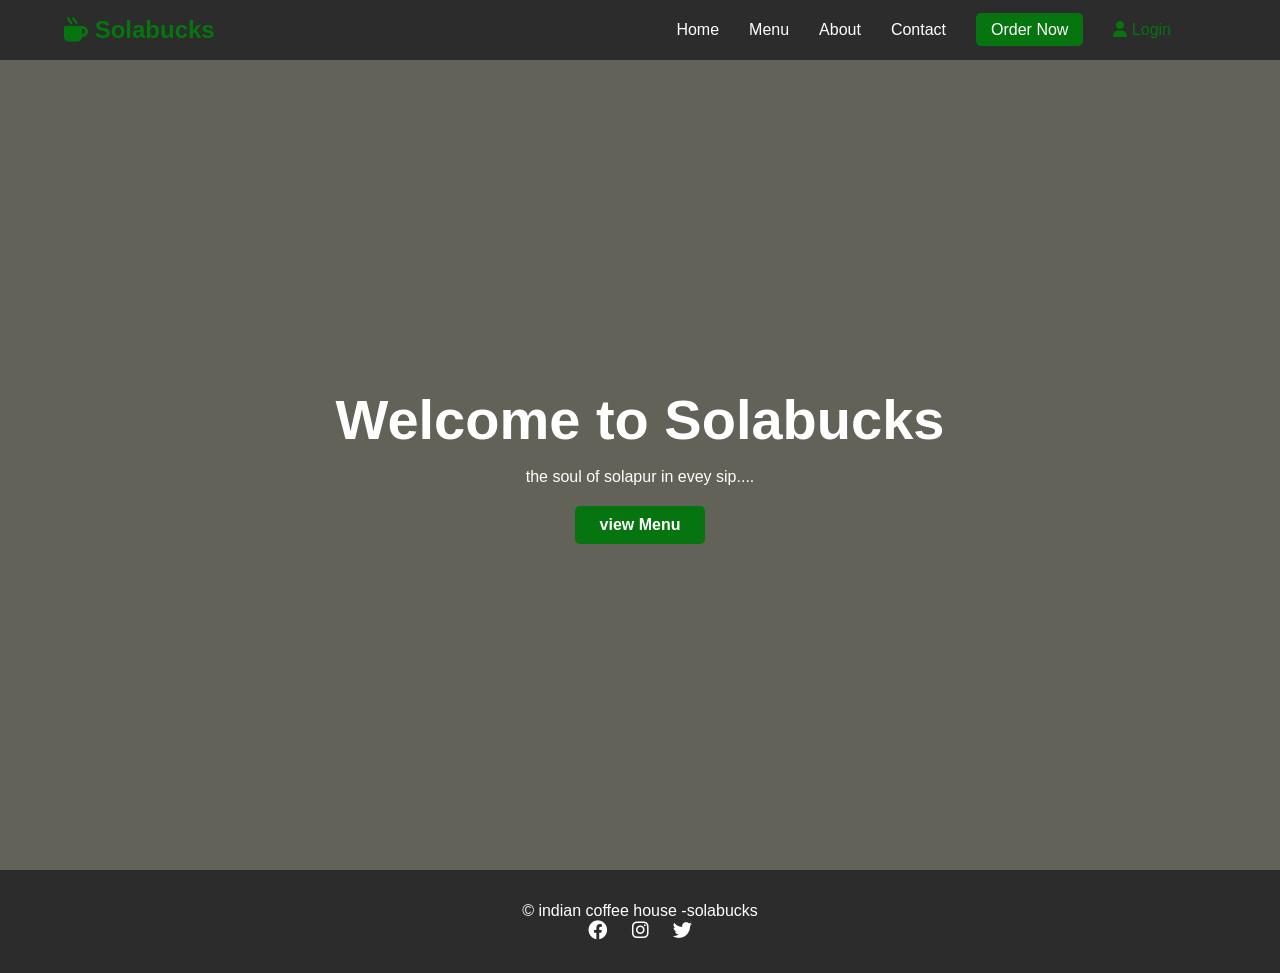
<file: index.html>
<!DOCTYPE html>
<html lang="en">
<head>
    <meta charset="UTF-8">
    <meta name="viewport" content="width=device-width, initial-scale=1.0">
    <title>Solabucks | Solar Powered Coffee</title>
    <link rel="stylesheet" href="style.css">
    <!-- Font Awesome for Icons -->
    <link rel="stylesheet" href="https://cdnjs.cloudflare.com/ajax/libs/font-awesome/6.0.0/css/all.min.css">
</head>
<body>

    <!-- Navigation -->
    <nav class="navbar">
        <div class="logo">
            <i class="fas fa-mug-hot"></i> Solabucks
        </div>
        <ul class="nav-links">
            <li><a href="index.html">Home</a></li>
            <li><a href="menu.html">Menu</a></li>
            <li><a href="about.html">About</a></li>
            <li><a href="contact.html">Contact</a></li>
            <li><a href="order.html" class="btn-order">Order Now</a></li>
            <li><a href="login.html" class="nav-login"><i class="fas fa-user"></i> Login</a></li>
            <li><a href="order.html" id="cartNav" class="cart-link" style="display:none;"><i class="fas fa-shopping-cart"></i> Cart (<span id="cartCount">0</span>)</a></li>
        </ul>
        <div class="hamburger">
            <i class="fas fa-bars"></i>
        </div>
    </nav>

    <!-- Hero Section -->
    <section id="home" class="hero">
        <div class="hero-content">
            <h1>Welcome to Solabucks</h1>
            <p>  the soul of solapur in evey sip....</p>
            <a href="#menu" class="btn-primary"<button onclick="goToMenu()">view Menu
 </button>
              </a>
    <script>
        function goToMenu() {
            window.location.href = "menu.html";
        }
    </script>
        </div>
    </section>

    <!-- Home page only; Menu/About/Contact/Order are now separate pages -->

    <!-- Footer -->
    <footer>
        <p>&copy;  indian coffee house -solabucks</p>
        <div class="socials">
            <i class="fab fa-facebook"></i>
            <i class="fab fa-instagram"></i>
            <i class="fab fa-twitter"></i>
        </div>
    </footer>

    <script src="script.js"></script>
</body>
</html>
</file>
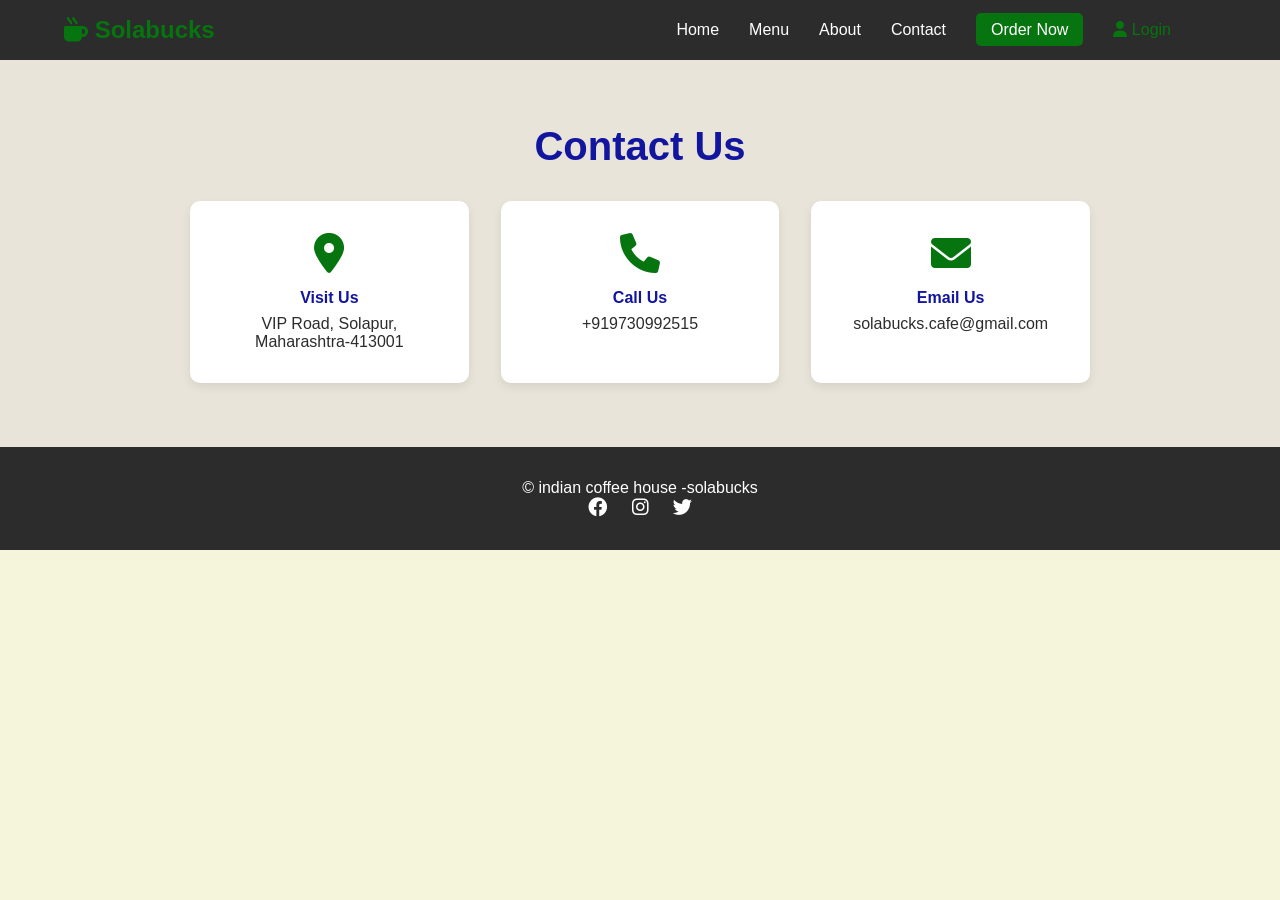
<file: contact.html>
<!DOCTYPE html>
<html lang="en">
<head>
    <meta charset="UTF-8">
    <meta name="viewport" content="width=device-width, initial-scale=1.0">
    <title>Solabucks | Contact</title>
    <link rel="stylesheet" href="style.css">
    <link rel="stylesheet" href="https://cdnjs.cloudflare.com/ajax/libs/font-awesome/6.0.0/css/all.min.css">
</head>
<body>

    <nav class="navbar">
        <div class="logo">
            <i class="fas fa-mug-hot"></i> Solabucks
        </div>
        <ul class="nav-links">
            <li><a href="index.html">Home</a></li>
            <li><a href="menu.html">Menu</a></li>
            <li><a href="about.html">About</a></li>
            <li><a href="contact.html">Contact</a></li>
            <li><a href="order.html" class="btn-order">Order Now</a></li>
            <li><a href="login.html" class="nav-login"><i class="fas fa-user"></i> Login</a></li>
            <li><a href="order.html" id="cartNav" class="cart-link" style="display:none;"><i class="fas fa-shopping-cart"></i> Cart (<span id="cartCount">0</span>)</a></li>
        </ul>
        <div class="hamburger">
            <i class="fas fa-bars"></i>
        </div>
    </nav>

    <!-- Contact Section -->
    <section id="contact" class="contact-info-section">
        <h2>Contact Us</h2>
        <div class="contact-grid">
            <div class="contact-card">
                <i class="fas fa-map-marker-alt"></i>
                <h4>Visit Us</h4>
                <p>VIP Road, Solapur, Maharashtra-413001</p>
            </div>
            <div class="contact-card">
                <i class="fas fa-phone"></i>
                <h4>Call Us</h4>
                <p>+919730992515</p>
            </div>
            <div class="contact-card">
                <i class="fas fa-envelope"></i>
                <h4>Email Us</h4>
                <p>solabucks.cafe@gmail.com</p>
            </div>
        </div>
    </section>

    <footer>
        <p>&copy;  indian coffee house -solabucks</p>
        <div class="socials">
            <i class="fab fa-facebook"></i>
            <i class="fab fa-instagram"></i>
            <i class="fab fa-twitter"></i>
        </div>
    </footer>

    <script src="script.js"></script>
</body>
</html>
</file>
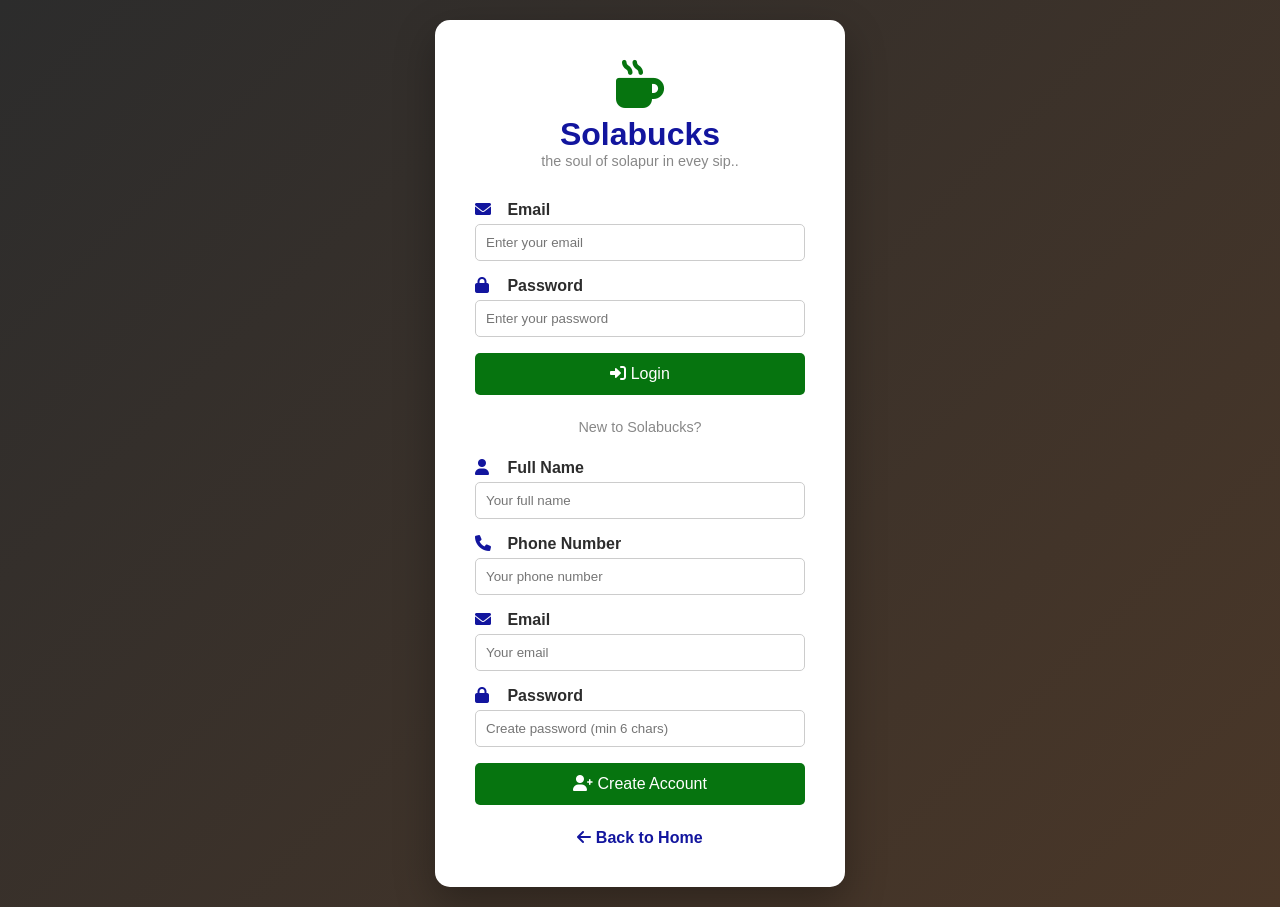
<file: login.html>
<!DOCTYPE html>
<html lang="en">
<head>
    <meta charset="UTF-8">
    <meta name="viewport" content="width=device-width, initial-scale=1.0">
    <title>Login | Solabucks</title>
    <link rel="stylesheet" href="style.css">
    <link rel="stylesheet" href="https://cdnjs.cloudflare.com/ajax/libs/font-awesome/6.0.0/css/all.min.css">
</head>
<body class="auth-page">
    <div class="auth-container">
        <div class="auth-card">
            <div class="auth-header">
                <i class="fas fa-mug-hot auth-logo"></i>
                <h1>Solabucks</h1>
                <p>the soul of solapur in evey sip..</p>
            </div>
            
            <form id="loginForm" class="auth-form">
                <div id="loginError" class="error-msg"></div>
                <div class="input-group">
                    <label><i class="fas fa-envelope"></i> Email </label>
                    <input type="email" id="loginEmail" required placeholder="Enter your email">
                </div>
                <div class="input-group">
                    <label><i class="fas fa-lock"></i> Password</label>
                    <input type="password" id="loginPassword" required placeholder="Enter your password">
                </div>
                <button type="submit" class="btn-submit" id="loginBtn">
                    <i class="fas fa-sign-in-alt"></i> Login
                </button>
            </form>
            
            <div class="auth-divider">
                <span>New to Solabucks?</span>
            </div>
            
            <form id="registerForm" class="auth-form">
                <div id="registerError" class="error-msg"></div>
                <div class="input-group">
                    <label><i class="fas fa-user"></i> Full Name</label>
                    <input type="text" id="regName" required placeholder="Your full name">
                </div>
                <div class="input-group">
                    <label><i class="fas fa-phone"></i> Phone Number</label>
                    <input type="tel" id="regPhone" required placeholder="Your phone number">
                </div>
                <div class="input-group">
                    <label><i class="fas fa-envelope"></i> Email</label>
                    <input type="email" id="regEmail" required placeholder="Your email">
                </div>
                <div class="input-group">
                    <label><i class="fas fa-lock"></i> Password</label>
                    <input type="password" id="regPassword" required placeholder="Create password (min 6 chars)">
                </div>
                <button type="submit" class="btn-submit btn-register" id="registerBtn">
                    <i class="fas fa-user-plus"></i> Create Account
                </button>
            </form>
            
            <a href="index.html" class="auth-back">
                <i class="fas fa-arrow-left"></i> Back to Home
            </a>
        </div>
    </div>
    <script src="script.js"></script>
</body>
</html>
</file>
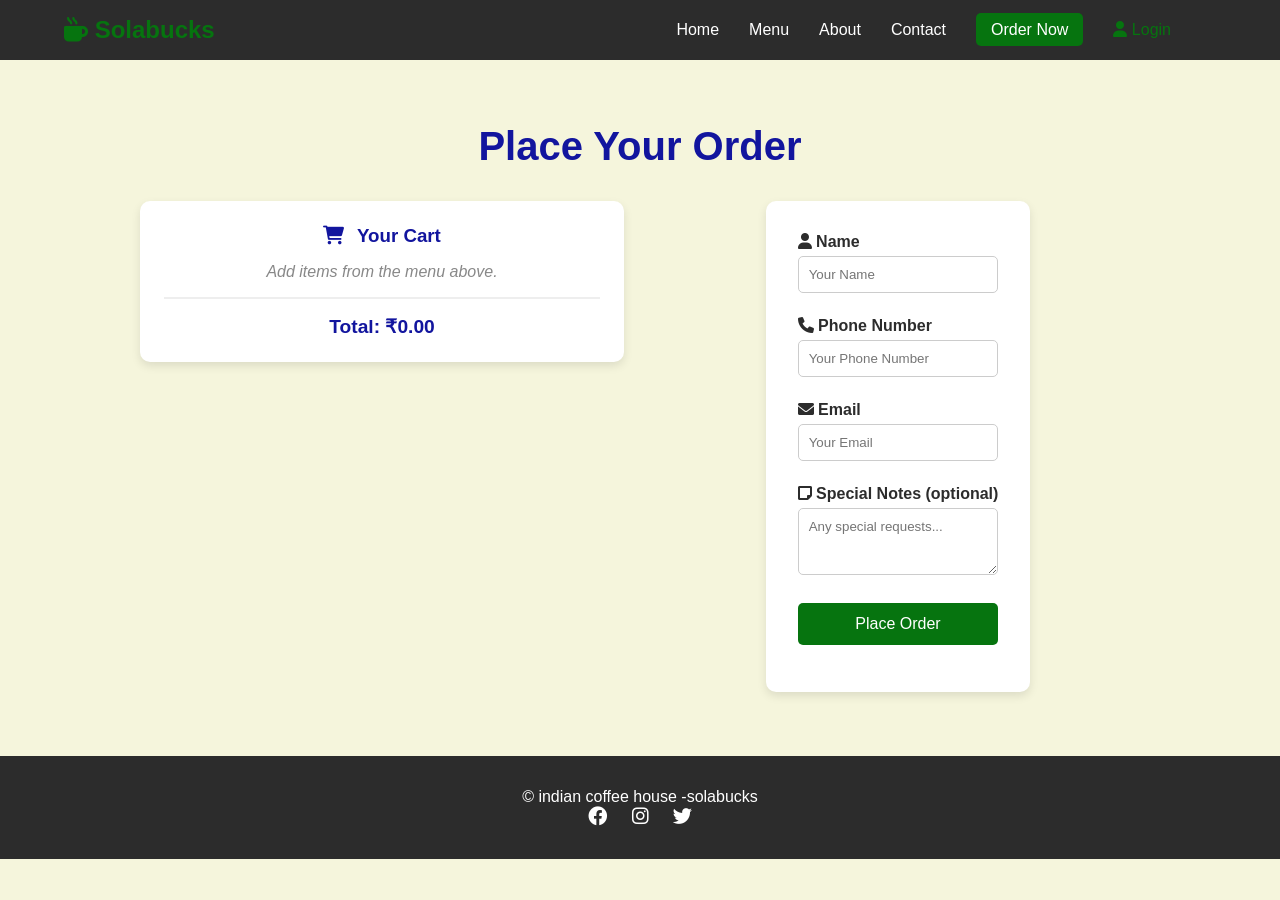
<file: order.html>
<!DOCTYPE html>
<html lang="en">
<head>
    <meta charset="UTF-8">
    <meta name="viewport" content="width=device-width, initial-scale=1.0">
    <title>Solabucks | Order</title>
    <link rel="stylesheet" href="style.css">
    <link rel="stylesheet" href="https://cdnjs.cloudflare.com/ajax/libs/font-awesome/6.0.0/css/all.min.css">
</head>
<body>

    <nav class="navbar">
        <div class="logo">
            <i class="fas fa-mug-hot"></i> Solabucks
        </div>
        <ul class="nav-links">
            <li><a href="index.html">Home</a></li>
            <li><a href="menu.html">Menu</a></li>
            <li><a href="about.html">About</a></li>
            <li><a href="contact.html">Contact</a></li>
            <li><a href="order.html" class="btn-order">Order Now</a></li>
            <li><a href="login.html" class="nav-login"><i class="fas fa-user"></i> Login</a></li>
            <li><a href="order.html" id="cartNav" class="cart-link" style="display:none;"><i class="fas fa-shopping-cart"></i> Cart (<span id="cartCount">0</span>)</a></li>
        </ul>
        <div class="hamburger">
            <i class="fas fa-bars"></i>
        </div>
    </nav>

    <!-- Order Section -->
    <section id="order" class="contact-section">
        <h2>Place Your Order</h2>
        <div class="order-section-wrapper">
            <div class="cart-preview" id="cartPreview">
                <h3><i class="fas fa-shopping-cart"></i> Your Cart</h3>
                <div id="cartItemsList">Add items from the menu page.</div>
                <div class="cart-total" id="cartTotal">Total: ₹0.00/-</div>
            </div>
            <div class="form-container">
                <form id="orderForm">
                    <div class="input-group">
                        <label><i class="fas fa-user"></i> Name</label>
                        <input type="text" id="orderName" required placeholder="Your Name">
                    </div>
                    <div class="input-group">
                        <label><i class="fas fa-phone"></i> Phone Number</label>
                        <input type="tel" id="orderPhone" required placeholder="Your Phone Number">
                    </div>
                    <div class="input-group">
                        <label><i class="fas fa-envelope"></i> Email</label>
                        <input type="email" id="orderEmail" required placeholder="Your Email">
                    </div>
                    <div class="input-group">
                        <label><i class="fas fa-sticky-note"></i> Special Notes (optional)</label>
                        <textarea id="orderNotes" rows="3" placeholder="Any special requests..."></textarea>
                    </div>
                    <button type="submit" class="btn-submit" id="placeOrderBtn">Place Order</button>
                </form>
                <div id="responseMessage"></div>
            </div>
        </div>
    </section>

    <footer>
        <p>&copy;  indian coffee house -solabucks</p>
        <div class="socials">
            <i class="fab fa-facebook"></i>
            <i class="fab fa-instagram"></i>
            <i class="fab fa-twitter"></i>
        </div>
    </footer>

    <script src="script.js"></script>
</body>
</html>
</file>
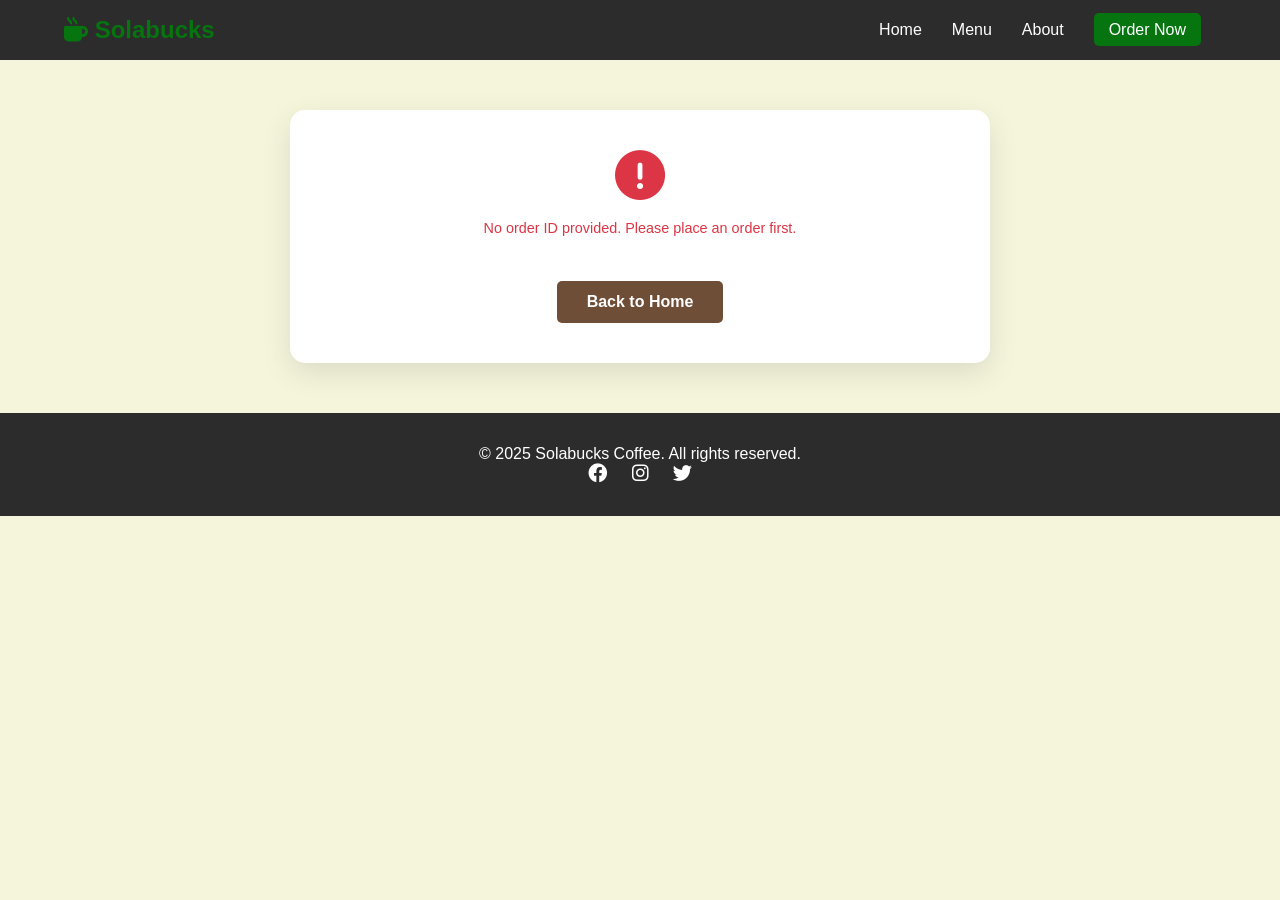
<file: order_received.html>
<!DOCTYPE html>
<html lang="en">
<head>
    <meta charset="UTF-8">
    <meta name="viewport" content="width=device-width, initial-scale=1.0">
    <title>Order Received | Solabucks</title>
    <link rel="stylesheet" href="style.css">
    <link rel="stylesheet" href="https://cdnjs.cloudflare.com/ajax/libs/font-awesome/6.0.0/css/all.min.css">
    <style>
        .confirmation-container {
            max-width: 700px;
            margin: 50px auto;
            background: white;
            padding: 40px;
            border-radius: 15px;
            box-shadow: 0 10px 30px rgba(0,0,0,0.1);
            text-align: center;
        }
        .success-icon {
            font-size: 60px;
            color: #28a745;
            margin-bottom: 20px;
        }
        .confirmation-header h1 { color: #28a745; margin-bottom: 10px; }
        .confirmation-header p { color: #666; margin-bottom: 30px; }
        .order-details {
            background: #f8f9fa;
            padding: 25px;
            border-radius: 10px;
            text-align: left;
            margin: 20px 0;
        }
        .order-details h3 {
            color: #6F4E37;
            margin-bottom: 15px;
            padding-bottom: 10px;
            border-bottom: 2px solid #ddd;
        }
        .detail-row {
            display: flex;
            justify-content: space-between;
            padding: 10px 0;
            border-bottom: 1px solid #eee;
        }
        .detail-row:last-child { border-bottom: none; }
        .detail-label { font-weight: bold; color: #333; }
        .detail-value { color: #666; }
        .order-items-list {
            background: #fff;
            padding: 15px;
            margin-top: 15px;
            border-radius: 8px;
            border: 1px solid #eee;
        }
        .order-items-list ul { list-style: none; padding: 0; }
        .order-items-list li {
            padding: 8px 0;
            border-bottom: 1px dotted #ccc;
            display: flex;
            justify-content: space-between;
            align-items: center;
        }
        .order-items-list li:last-child { border-bottom: none; }
        .order-items-list li i { color: #D2691E; margin-right: 10px; }
        .item-total { font-weight: bold; color: #6F4E37; }
        .back-btn {
            display: inline-block;
            margin-top: 25px;
            padding: 12px 30px;
            background-color: #6F4E37;
            color: white;
            text-decoration: none;
            border-radius: 5px;
            font-weight: bold;
            transition: background 0.3s;
        }
        .back-btn:hover { background-color: #D2691E; }
        .confirmation-footer {
            margin-top: 30px;
            padding-top: 20px;
            border-top: 2px solid #eee;
            color: #666;
        }
        .loading-spinner { font-size: 40px; color: #6F4E37; margin: 40px 0; }
        .error-msg { color: #dc3545; margin: 20px 0; }
    </style>
</head>
<body>
    <nav class="navbar">
        <div class="logo"><i class="fas fa-mug-hot"></i> Solabucks</div>
        <ul class="nav-links">
            <li><a href="index.html">Home</a></li>
            <li><a href="index.html#menu">Menu</a></li>
            <li><a href="index.html#about">About</a></li>
            <li><a href="index.html#order" class="btn-order">Order Now</a></li>
        </ul>
    </nav>

    <section class="confirmation-section">
        <div class="confirmation-container">
            <div id="loadingState">
                <div class="loading-spinner"><i class="fas fa-spinner fa-spin"></i></div>
                <p>Loading your order...</p>
            </div>
            <div id="errorState" style="display:none;">
                <i class="fas fa-exclamation-circle" style="font-size:50px;color:#dc3545;"></i>
                <p class="error-msg" id="errorText"></p>
                <a href="index.html" class="back-btn">Back to Home</a>
            </div>
            <div id="orderContent" style="display:none;">
                <div class="success-icon"><i class="fas fa-check-circle"></i></div>
                <div class="confirmation-header">
                    <h1>Thank You for Your Order!</h1>
                    <p>Your order has been successfully placed. Here are your order details:</p>
                </div>
                <div class="order-details">
                    <h3><i class="fas fa-receipt"></i> Order Receipt</h3>
                    <div class="detail-row">
                        <span class="detail-label">Order ID:</span>
                        <span class="detail-value" id="orderId">-</span>
                    </div>
                    <div class="detail-row">
                        <span class="detail-label">Customer ID:</span>
                        <span class="detail-value" id="customerId">-</span>
                    </div>
                    <div class="detail-row">
                        <span class="detail-label">Order Date:</span>
                        <span class="detail-value" id="orderDate">-</span>
                    </div>
                    <div class="detail-row">
                        <span class="detail-label">Customer Name:</span>
                        <span class="detail-value" id="customerName">-</span>
                    </div>
                    <div class="detail-row">
                        <span class="detail-label">Phone Number:</span>
                        <span class="detail-value" id="customerPhone">-</span>
                    </div>
                    <div class="detail-row">
                        <span class="detail-label">Email:</span>
                        <span class="detail-value" id="customerEmail">-</span>
                    </div>
                    <div class="detail-row"><span class="detail-label">Order Items:</span></div>
                    <div class="order-items-list">
                        <ul id="orderItemsList"></ul>
                    </div>
                    <div class="detail-row" style="margin-top:15px;font-size:1.2rem;">
                        <span class="detail-label">Total Price:</span>
                        <span class="detail-value" id="totalPrice" style="font-weight:bold;color:#6F4E37;">00.₹</span>
                    </div>
                    <div class="detail-row" id="notesRow" style="display:none;">
                        <span class="detail-label">Notes:</span>
                        <span class="detail-value" id="orderNotes">-</span>
                    </div>
                </div>
                <div class="confirmation-footer">
                    <p><i class="fas fa-envelope"></i> A confirmation email has been sent to <strong id="emailConfirm"></strong></p>
                    <p><i class="fas fa-clock"></i> We will process your order within 15-30 minutes</p>
                </div>
                <a href="index.html" class="back-btn"><i class="fas fa-arrow-left"></i> Back to Home</a>
            </div>
        </div>
    </section>

    <footer>
        <p>&copy; 2025 Solabucks Coffee. All rights reserved.</p>
        <div class="socials">
            <i class="fab fa-facebook"></i>
            <i class="fab fa-instagram"></i>
            <i class="fab fa-twitter"></i>
        </div>
    </footer>
    <script src="script.js"></script>
    <script>
        // Load order details from URL parameter
        (function() {
            const params = new URLSearchParams(window.location.search);
            const orderId = params.get('order_id');
            
            if (!orderId) {
                document.getElementById('loadingState').style.display = 'none';
                document.getElementById('errorState').style.display = 'block';
                document.getElementById('errorText').textContent = 'No order ID provided. Please place an order first.';
                return;
            }
            
            const API_URL = 'http://localhost:5000/api';
            fetch(`${API_URL}/order/${orderId}`)
                .then(r => r.json())
                .then(data => {
                    document.getElementById('loadingState').style.display = 'none';
                    if (data.success && data.order) {
                        const o = data.order;
                        document.getElementById('orderId').textContent = '#' + o.order_id;
                        document.getElementById('customerId').textContent = o.order_id;
                        document.getElementById('orderDate').textContent = o.created_at;
                        document.getElementById('customerName').textContent = o.customer_name;
                        document.getElementById('customerPhone').textContent = o.customer_phone;
                        document.getElementById('customerEmail').textContent = o.customer_email;
                        document.getElementById('totalPrice').textContent = '₹' + o.total_price.toFixed(2);
                        document.getElementById('emailConfirm').textContent = o.customer_email;
                        
                        const ul = document.getElementById('orderItemsList');
                        ul.innerHTML = '';
                        (o.items || []).forEach(item => {
                            const li = document.createElement('li');
                            const lineTotal = (item.price * item.quantity).toFixed(2);
                            li.innerHTML = `<span><i class="fas fa-coffee"></i> ₹${item.item_name} x${item.quantity}</span><span class="item-total">₹${lineTotal}</span>`;
                            ul.appendChild(li);
                        });
                        
                        if (o.notes) {
                            document.getElementById('notesRow').style.display = 'flex';
                            document.getElementById('orderNotes').textContent = o.notes;
                        }
                        document.getElementById('orderContent').style.display = 'block';
                    } else {
                        document.getElementById('errorState').style.display = 'block';
                        document.getElementById('errorText').textContent = data.message || 'Order not found';
                    }
                })
                .catch(err => {
                    document.getElementById('loadingState').style.display = 'none';
                    document.getElementById('errorState').style.display = 'block';
                    document.getElementById('errorText').textContent = 'Failed to load order. Make sure the backend is running.';
                });
        })();
    </script>
</body>
</html>
</file>
<file: style.css>
/* Reset */
* {
    margin: 0;
    padding: 0;
    box-sizing: border-box;
    font-family: 'Segoe UI', Tahoma, Geneva, Verdana, sans-serif;
}

:root {
    --primary: #12159e; /* Coffee Brown */
    --secondary: #F5F5DC; /* Beige */
    --accent: #06740f; /* Chocolate */
    --dark: #2c2c2c;
    --light: #fff;
}

body {
    background-color: var(--secondary);
    color: var(--dark);
}

/* Navigation */
.navbar {
    display: flex;
    justify-content: space-between;
    align-items: center;
    padding: 1rem 5%;
    background-color: var(--dark);
    color: var(--light);
    position: sticky;
    top: 0;
    z-index: 1000;
}

.logo {
    font-size: 1.5rem;
    font-weight: bold;
    color: var(--accent);
}

.nav-links {
    list-style: none;
    display: flex;
}

.nav-links li {
    margin: 0 15px;
}

.nav-links a {
    text-decoration: none;
    color: var(--light);
    transition: 0.3s;
}

.nav-links a:hover {
    color: var(--accent);
}

.btn-order {
    background-color: var(--accent);
    padding: 8px 15px;
    border-radius: 5px;
}

.hamburger {
    display: none;
    cursor: pointer;
}

/* Hero Section */
.hero {
    height: 90vh;
    background: linear-gradient(rgba(0,0,0,0.6), rgba(0,0,0,0.6)), url('https://images.unsplash.com/photo-1447933601403-0c6688de566e?auto=format&fit=crop&w=1350&q=80');
    background-size: cover;
    background-position: center;
    display: flex;
    justify-content: center;
    align-items: center;
    text-align: center;
    color: var(--light);
}

.hero h1 {
    font-size: 3.5rem;
    margin-bottom: 1rem;
}

.btn-primary {
    display: inline-block;
    margin-top: 20px;
    padding: 10px 25px;
    background-color: var(--accent);
    color: white;
    text-decoration: none;
    border-radius: 5px;
    font-weight: bold;
}

/* Menu Section */
.menu-section, .contact-section {
    padding: 4rem 5%;
    text-align: center;
}

.menu-section h2, .contact-section h2 {
    margin-bottom: 2rem;
    color: var(--primary);
    font-size: 2.5rem;
}

.menu-grid {
    display: grid;
    grid-template-columns: repeat(auto-fit, minmax(250px, 1fr));
    gap: 2rem;
}

.menu-card {
    background: white;
    border-radius: 10px;
    overflow: hidden;
    box-shadow: 0 4px 8px rgba(0,0,0,0.1);
    transition: transform 0.3s;
}

.menu-card:hover {
    transform: translateY(-5px);
}

.menu-card img {
    width: 100%;
    height: 200px;
    object-fit: cover;
}

.card-content {
    padding: 1.5rem;
}

.price {
    display: block;
    font-size: 1.2rem;
    color: var(--accent);
    font-weight: bold;
    margin: 10px 0;
}

.add-btn {
    background-color: var(--primary);
    color: white;
    border: none;
    padding: 8px 15px;
    border-radius: 4px;
    cursor: pointer;
    transition: background 0.3s;
}
.add-btn:hover {
    background-color: var(--accent);
}

.menu-category {
    margin: 2.5rem 0 1rem;
    color: var(--primary);
    font-size: 1.4rem;
    text-align: left;
}

/* About Section */
.about-section {
    display: flex;
    flex-wrap: wrap;
    align-items: center;
    padding: 4rem 5%;
    background-color: #e8e4d9;
}

.about-img, .about-text {
    flex: 1;
    min-width: 300px;
}

.about-img img {
    width: 100%;
    border-radius: 10px;
}

.about-text {
    padding: 2rem;
}

/* Contact Info Section */
.contact-info-section {
    padding: 4rem 5%;
    text-align: center;
    background: #e8e4d9;
}
.contact-info-section h2 {
    margin-bottom: 2rem;
    color: var(--primary);
    font-size: 2.5rem;
}
.contact-grid {
    display: grid;
    grid-template-columns: repeat(auto-fit, minmax(200px, 1fr));
    gap: 2rem;
    max-width: 900px;
    margin: 0 auto;
}
.contact-card {
    background: white;
    padding: 2rem;
    border-radius: 10px;
    box-shadow: 0 4px 10px rgba(0,0,0,0.08);
    transition: transform 0.3s;
}
.contact-card:hover {
    transform: translateY(-5px);
}
.contact-card i {
    font-size: 2.5rem;
    color: var(--accent);
    margin-bottom: 1rem;
}
.contact-card h4 {
    color: var(--primary);
    margin-bottom: 0.5rem;
}

/* Order Section */
.order-section-wrapper {
    display: grid;
    grid-template-columns: 1fr 1fr;
    gap: 2rem;
    max-width: 1000px;
    margin: 0 auto;
    align-items: start;
}
.cart-preview {
    background: white;
    padding: 1.5rem;
    border-radius: 10px;
    box-shadow: 0 4px 10px rgba(0,0,0,0.1);
}
.cart-preview h3 {
    color: var(--primary);
    margin-bottom: 1rem;
}
.cart-preview h3 i {
    margin-right: 8px;
}
.cart-empty {
    color: #888;
    font-style: italic;
}
.cart-item {
    display: flex;
    justify-content: space-between;
    align-items: center;
    padding: 10px 0;
    border-bottom: 1px solid #eee;
    flex-wrap: wrap;
    gap: 8px;
}
.cart-item-price {
    font-weight: bold;
    color: var(--accent);
}
.cart-item-actions button {
    background: var(--primary);
    color: white;
    border: none;
    width: 28px;
    height: 28px;
    border-radius: 4px;
    cursor: pointer;
    font-size: 1rem;
    line-height: 1;
}
.cart-item-actions .remove-btn {
    background: #dc3545;
    width: auto;
    padding: 0 8px;
}
.cart-total {
    margin-top: 1rem;
    font-size: 1.2rem;
    font-weight: bold;
    color: var(--primary);
    padding-top: 1rem;
    border-top: 2px solid #eee;
}
.nav-login, .cart-link {
    color: var(--accent) !important;
}
.cart-link:hover {
    color: var(--light) !important;
}

/* Contact Form */
.form-container {
    max-width: 600px;
    margin: 0 auto;
    background: white;
    padding: 2rem;
    border-radius: 10px;
    box-shadow: 0 4px 10px rgba(0,0,0,0.1);
}

.input-group {
    margin-bottom: 1.5rem;
    text-align: left;
}

.input-group label {
    display: block;
    margin-bottom: 5px;
    font-weight: bold;
}

.input-group input, .input-group textarea {
    width: 100%;
    padding: 10px;
    border: 1px solid #ccc;
    border-radius: 5px;
}

.btn-submit {
    background-color: var(--accent);
    color: white;
    border: none;
    padding: 12px 25px;
    border-radius: 5px;
    cursor: pointer;
    font-size: 1rem;
    width: 100%;
}

#responseMessage {
    margin-top: 15px;
    font-weight: bold;
}

/* Footer */
footer {
    background-color: var(--dark);
    color: white;
    text-align: center;
    padding: 2rem;
}

.socials i {
    margin: 0 10px;
    font-size: 1.2rem;
    cursor: pointer;
}

/* Auth / Login Page */
.auth-page {
    min-height: 100vh;
    display: flex;
    align-items: center;
    justify-content: center;
    background: linear-gradient(135deg, #2c2c2c 0%, #4a3728 100%);
}
.auth-container {
    width: 100%;
    max-width: 450px;
    padding: 20px;
}
.auth-card {
    background: white;
    border-radius: 15px;
    padding: 2.5rem;
    box-shadow: 0 15px 40px rgba(0,0,0,0.3);
}
.auth-header {
    text-align: center;
    margin-bottom: 2rem;
}
.auth-logo {
    font-size: 3rem;
    color: var(--accent);
    margin-bottom: 0.5rem;
}
.auth-header h1 {
    color: var(--primary);
    font-size: 2rem;
}
.auth-header p {
    color: #888;
    font-size: 0.9rem;
}
.auth-form {
    margin-bottom: 1.5rem;
}
.auth-form .input-group {
    margin-bottom: 1rem;
}
.auth-form .input-group label i {
    margin-right: 8px;
    width: 20px;
    color: var(--primary);
}
.error-msg {
    color: #dc3545;
    font-size: 0.9rem;
    margin-bottom: 10px;
}
.auth-divider {
    text-align: center;
    margin: 1.5rem 0;
    color: #888;
    font-size: 0.9rem;
}
.auth-back {
    display: block;
    text-align: center;
    margin-top: 1.5rem;
    color: var(--primary);
    text-decoration: none;
    font-weight: bold;
}
.auth-back:hover {
    color: var(--accent);
}

/* Mobile */
@media (max-width: 768px) {
    .nav-links {
        display: none;
    }
    .nav-links.active {
        display: flex;
        flex-direction: column;
        position: absolute;
        top: 100%;
        left: 0;
        right: 0;
        background: var(--dark);
        padding: 1rem;
    }
    .hero h1 {
        font-size: 2.5rem;
    }
    .hamburger {
        display: block;
    }
    .order-section-wrapper {
        grid-template-columns: 1fr;
    }
}
</file>
